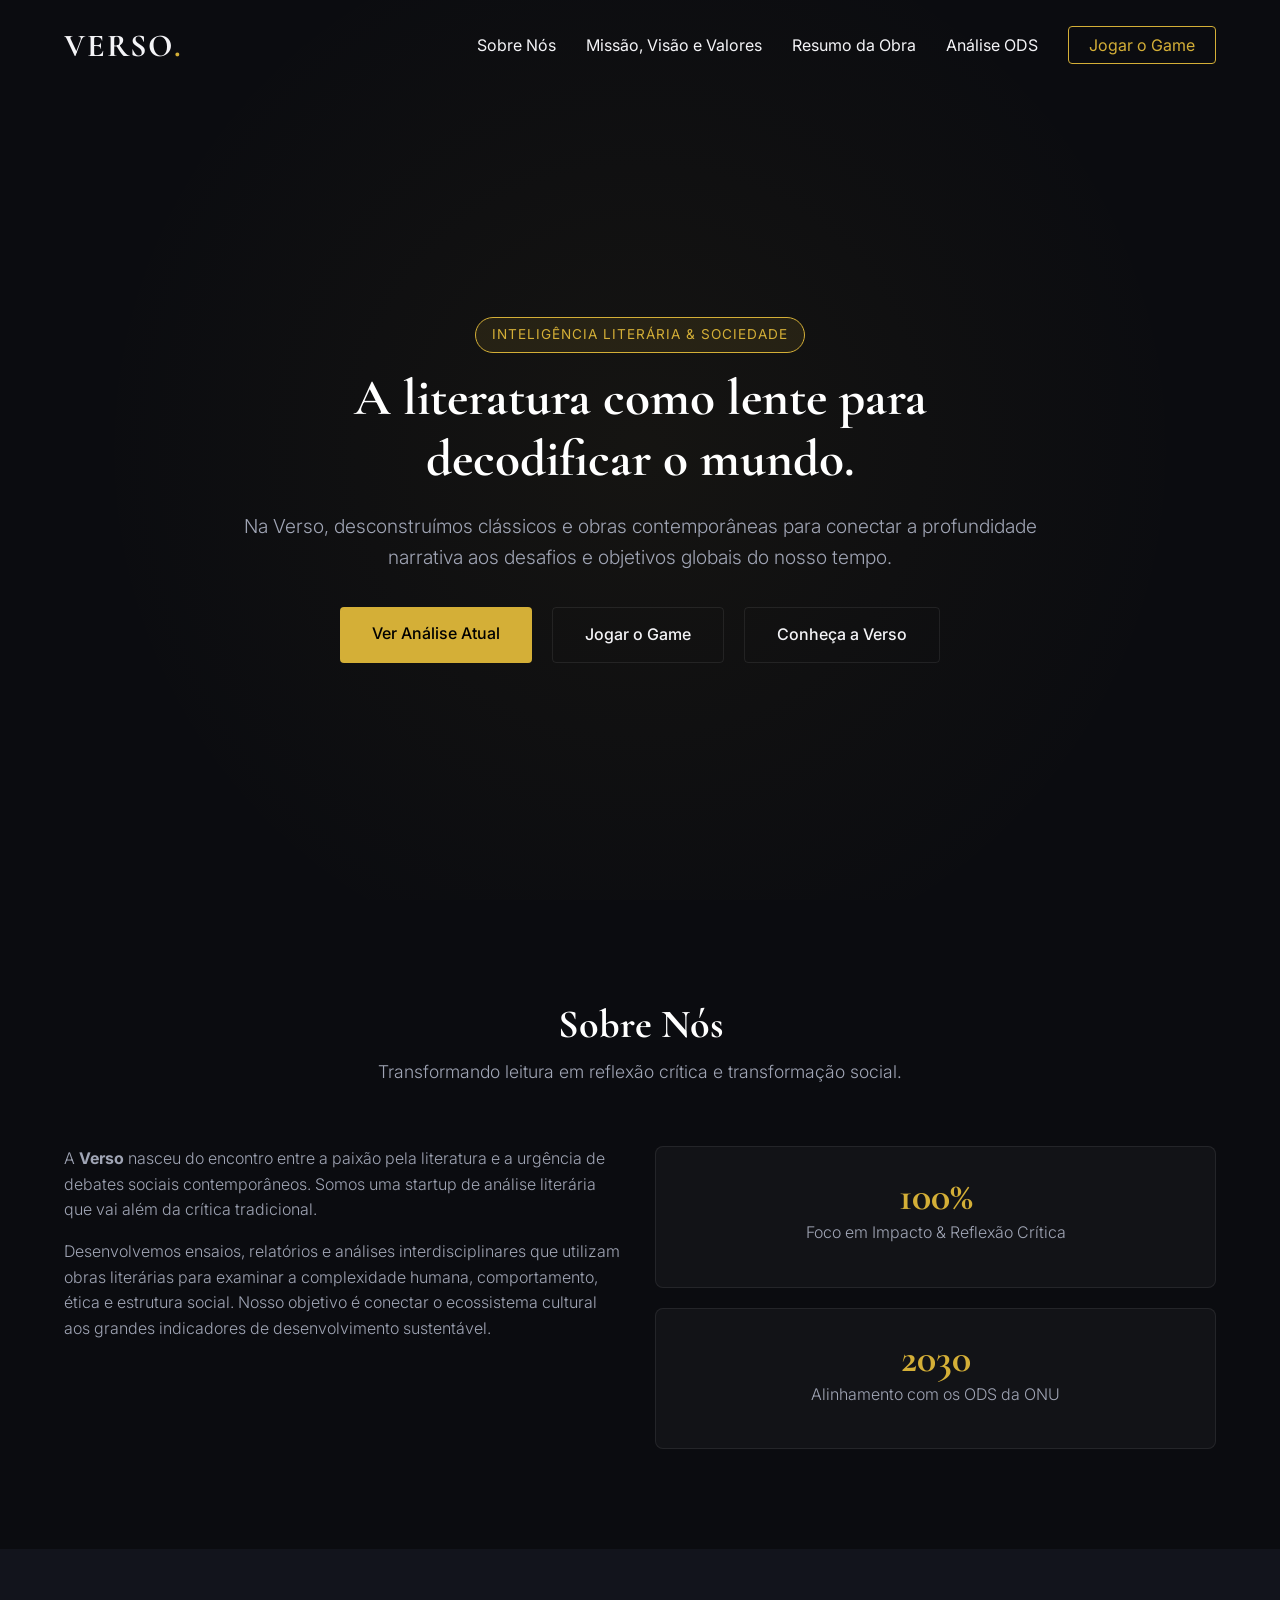
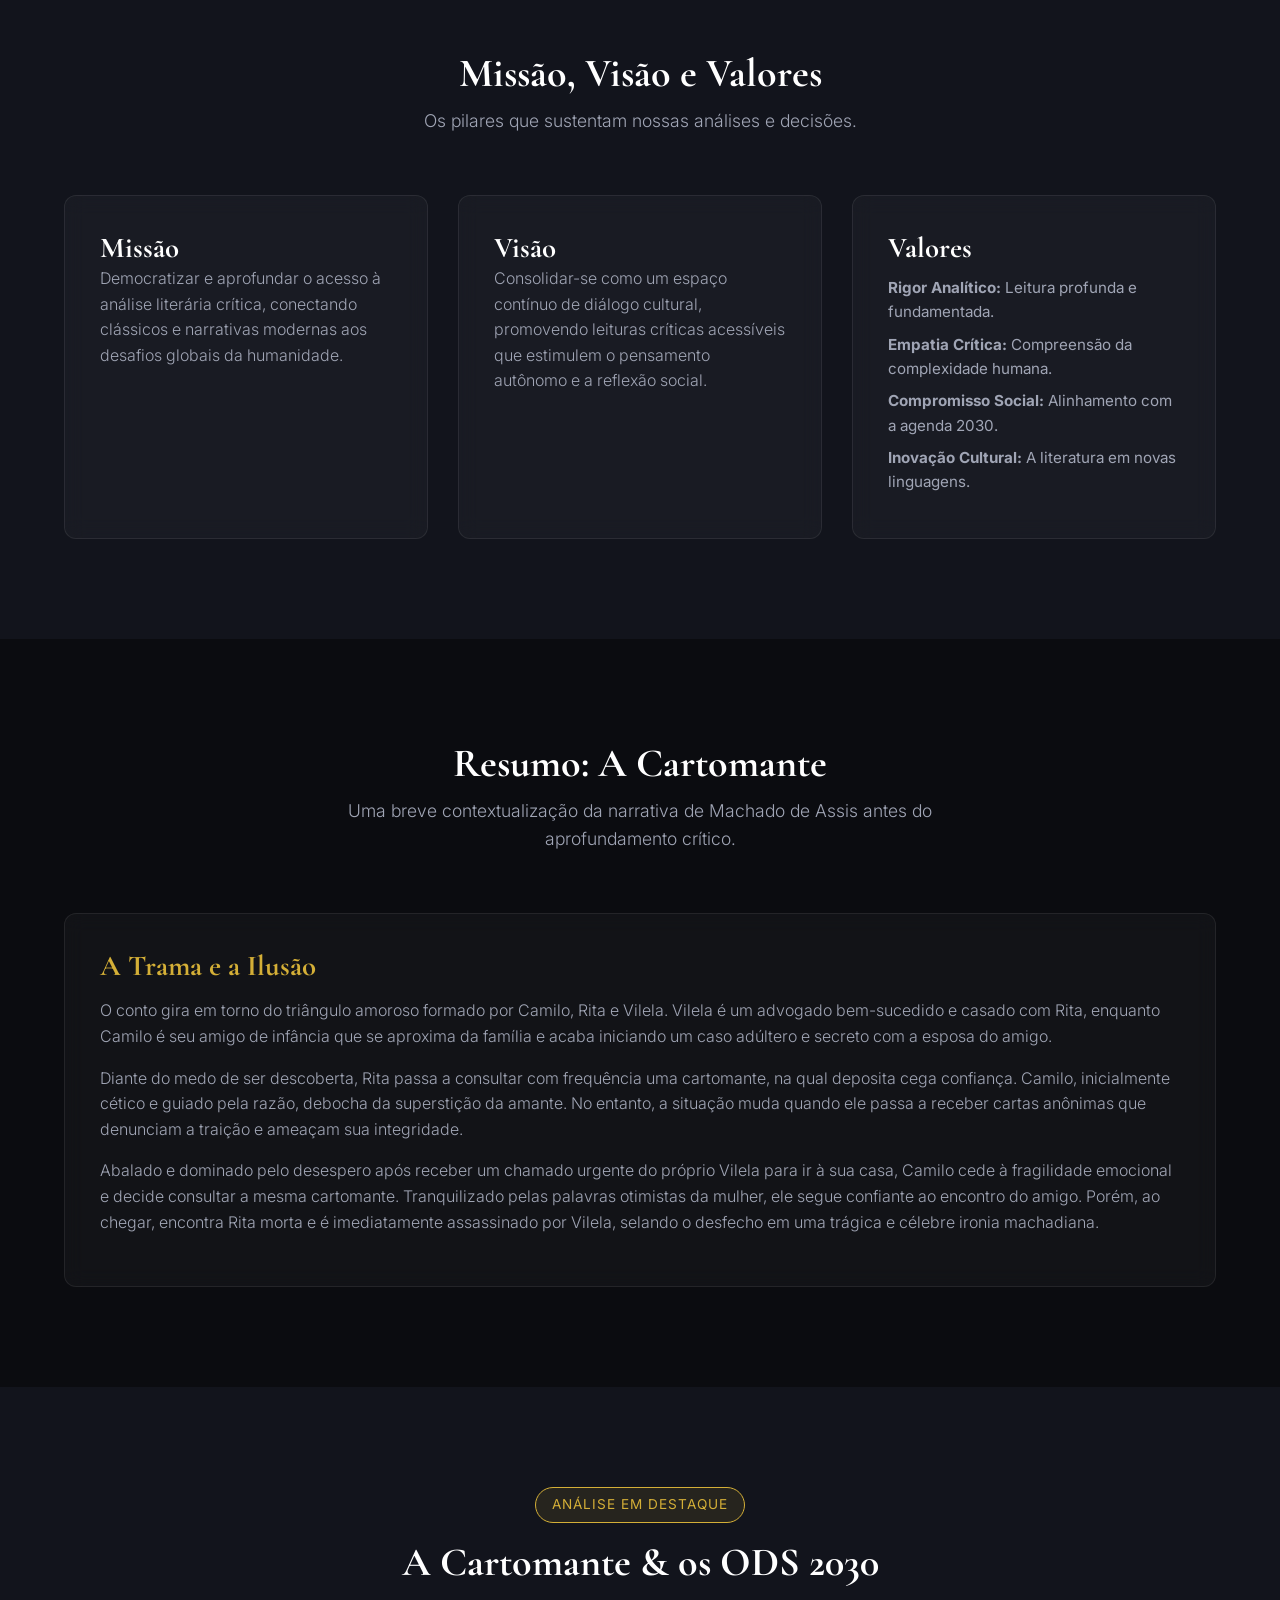
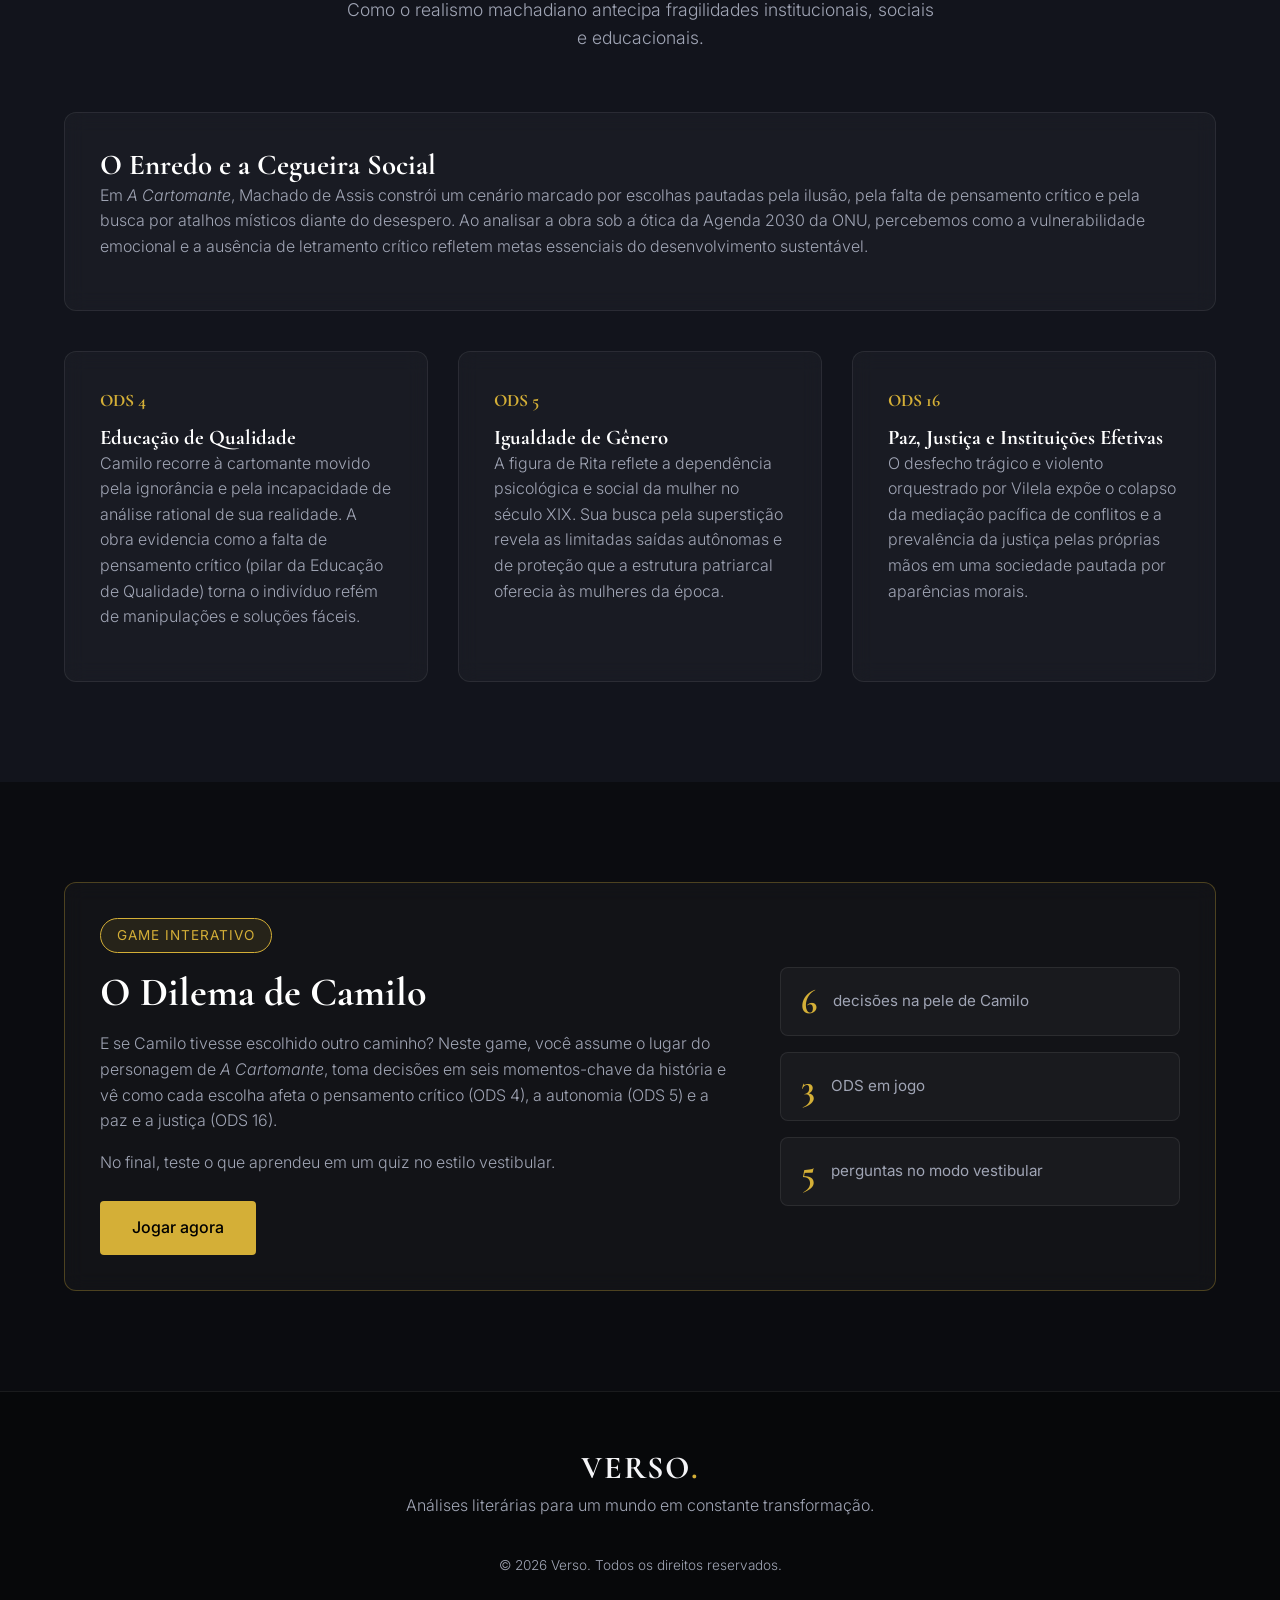
<file: index.html>
<!DOCTYPE html>
<html lang="pt-BR">
<head>
  <meta charset="UTF-8">
  <meta name="viewport" content="width=device-width, initial-scale=1.0">
  <title>Verso</title>
  
  <!-- Fontes do Google -->
  <link rel="preconnect" href="https://fonts.googleapis.com">
  <link rel="preconnect" href="https://fonts.gstatic.com" crossorigin>
  <link href="https://fonts.googleapis.com/css2?family=Cormorant+Garamond:wght@400;600;700&family=Inter:wght@300;400;500;600&display=swap" rel="stylesheet">
  
  <link rel="stylesheet" href="style.css">
</head>
<body>

  <!-- Navegação -->
  <nav class="navbar" id="navbar">
    <div class="container nav-container">
      <a href="#" class="logo">VERSO<span>.</span></a>
      <button class="nav-toggle" id="navToggle" aria-label="Abrir Menu">
        <span></span>
        <span></span>
      </button>
      <ul class="nav-links" id="navLinks">
        <li><a href="#sobre">Sobre Nós</a></li>
        <li><a href="#mvv">Missão, Visão e Valores</a></li>
        <li><a href="#resumo">Resumo da Obra</a></li>
        <li><a href="#analise-ods">Análise ODS</a></li>
        <li><a href="game.html" class="btn-nav">Jogar o Game</a></li>
      </ul>
    </div>
  </nav>

  <!-- Hero Section -->
  <header class="hero">
    <div class="container hero-content">
      <span class="badge">Inteligência Literária & Sociedade</span>
      <h1>A literatura como lente para decodificar o mundo.</h1>
      <p>Na Verso, desconstruímos clássicos e obras contemporâneas para conectar a profundidade narrativa aos desafios e objetivos globais do nosso tempo.</p>
      <div class="hero-actions">
        <a href="#analise-ods" class="btn btn-primary">Ver Análise Atual</a>
        <a href="game.html" class="btn btn-secondary">Jogar o Game</a>
        <a href="#sobre" class="btn btn-secondary">Conheça a Verso</a>
      </div>
    </div>
  </header>

  <!-- Sobre Nós -->
  <section id="sobre" class="section">
    <div class="container">
      <div class="section-header">
        <h2>Sobre Nós</h2>
        <p class="subtitle">Transformando leitura em reflexão crítica e transformação social.</p>
      </div>
      <div class="grid grid-2">
        <div class="about-text">
          <p>A <strong>Verso</strong> nasceu do encontro entre a paixão pela literatura e a urgência de debates sociais contemporâneos. Somos uma startup de análise literária que vai além da crítica tradicional.</p>
          <p>Desenvolvemos ensaios, relatórios e análises interdisciplinares que utilizam obras literárias para examinar a complexidade humana, comportamento, ética e estrutura social. Nosso objetivo é conectar o ecossistema cultural aos grandes indicadores de desenvolvimento sustentável.</p>
        </div>
        <div class="about-stats">
          <div class="stat-card">
            <h3>100%</h3>
            <p>Foco em Impacto & Reflexão Crítica</p>
          </div>
          <div class="stat-card">
            <h3>2030</h3>
            <p>Alinhamento com os ODS da ONU</p>
          </div>
        </div>
      </div>
    </div>
  </section>

  <!-- Missão, Visão e Valores -->
  <section id="mvv" class="section bg-alt">
    <div class="container">
      <div class="section-header">
        <h2>Missão, Visão e Valores</h2>
        <p class="subtitle">Os pilares que sustentam nossas análises e decisões.</p>
      </div>
      <div class="grid grid-3">
        <div class="card mvv-card">
          <h3>Missão</h3>
          <p>Democratizar e aprofundar o acesso à análise literária crítica, conectando clássicos e narrativas modernas aos desafios globais da humanidade.</p>
        </div>
        <div class="card mvv-card">
          <h3>Visão</h3>
          <p>Consolidar-se como um espaço contínuo de diálogo cultural, promovendo leituras críticas acessíveis que estimulem o pensamento autônomo e a reflexão social.</p>
        </div>
        <div class="card mvv-card">
          <h3>Valores</h3>
          <ul>
            <li><strong>Rigor Analítico:</strong> Leitura profunda e fundamentada.</li>
            <li><strong>Empatia Crítica:</strong> Compreensão da complexidade humana.</li>
            <li><strong>Compromisso Social:</strong> Alinhamento com a agenda 2030.</li>
            <li><strong>Inovação Cultural:</strong> A literatura em novas linguagens.</li>
          </ul>
        </div>
      </div>
    </div>
  </section>

  <!-- Resumo da Obra -->
  <section id="resumo" class="section">
    <div class="container">
      <div class="section-header">
        <h2>Resumo: A Cartomante</h2>
        <p class="subtitle">Uma breve contextualização da narrativa de Machado de Assis antes do aprofundamento crítico.</p>
      </div>
      <div class="card resumo-card">
        <h3>A Trama e a Ilusão</h3>
        <p>O conto gira em torno do triângulo amoroso formado por Camilo, Rita e Vilela. Vilela é um advogado bem-sucedido e casado com Rita, enquanto Camilo é seu amigo de infância que se aproxima da família e acaba iniciando um caso adúltero e secreto com a esposa do amigo.</p>
        <p>Diante do medo de ser descoberta, Rita passa a consultar com frequência uma cartomante, na qual deposita cega confiança. Camilo, inicialmente cético e guiado pela razão, debocha da superstição da amante. No entanto, a situação muda quando ele passa a receber cartas anônimas que denunciam a traição e ameaçam sua integridade.</p>
        <p>Abalado e dominado pelo desespero após receber um chamado urgente do próprio Vilela para ir à sua casa, Camilo cede à fragilidade emocional e decide consultar a mesma cartomante. Tranquilizado pelas palavras otimistas da mulher, ele segue confiante ao encontro do amigo. Porém, ao chegar, encontra Rita morta e é imediatamente assassinado por Vilela, selando o desfecho em uma trágica e célebre ironia machadiana.</p>
      </div>
    </div>
  </section>

  <!-- Análise Atual & ODS 2030 -->
  <section id="analise-ods" class="section bg-alt">
    <div class="container">
      <div class="section-header">
        <span class="badge badge-accent">Análise em Destaque</span>
        <h2>A Cartomante & os ODS 2030</h2>
        <p class="subtitle">Como o realismo machadiano antecipa fragilidades institucionais, sociais e educacionais.</p>
      </div>

      <div class="analise-wrapper">
        <div class="analise-intro card">
          <h3>O Enredo e a Cegueira Social</h3>
          <p>Em <em>A Cartomante</em>, Machado de Assis constrói um cenário marcado por escolhas pautadas pela ilusão, pela falta de pensamento crítico e pela busca por atalhos místicos diante do desespero. Ao analisar a obra sob a ótica da Agenda 2030 da ONU, percebemos como a vulnerabilidade emocional e a ausência de letramento crítico refletem metas essenciais do desenvolvimento sustentável.</p>
        </div>

        <div class="grid grid-3 ods-grid">
          <!-- ODS 4 -->
          <div class="card ods-card">
            <div class="ods-number">ODS 4</div>
            <h4>Educação de Qualidade</h4>
            <p>Camilo recorre à cartomante movido pela ignorância e pela incapacidade de análise rational de sua realidade. A obra evidencia como a falta de pensamento crítico (pilar da Educação de Qualidade) torna o indivíduo refém de manipulações e soluções fáceis.</p>
          </div>

          <!-- ODS 5 -->
          <div class="card ods-card">
            <div class="ods-number">ODS 5</div>
            <h4>Igualdade de Gênero</h4>
            <p>A figura de Rita reflete a dependência psicológica e social da mulher no século XIX. Sua busca pela superstição revela as limitadas saídas autônomas e de proteção que a estrutura patriarcal oferecia às mulheres da época.</p>
          </div>

          <!-- ODS 16 -->
          <div class="card ods-card">
            <div class="ods-number">ODS 16</div>
            <h4>Paz, Justiça e Instituições Efetivas</h4>
            <p>O desfecho trágico e violento orquestrado por Vilela expõe o colapso da mediação pacífica de conflitos e a prevalência da justiça pelas próprias mãos em uma sociedade pautada por aparências morais.</p>
          </div>
        </div>
      </div>
    </div>
  </section>

  <!-- Game -->
  <section id="game" class="section">
    <div class="container">
      <div class="game-cta card">
        <div class="game-cta-text">
          <span class="badge">Game Interativo</span>
          <h2>O Dilema de Camilo</h2>
          <p>E se Camilo tivesse escolhido outro caminho? Neste game, você assume o lugar do personagem de <em>A Cartomante</em>, toma decisões em seis momentos-chave da história e vê como cada escolha afeta o pensamento crítico (ODS 4), a autonomia (ODS 5) e a paz e a justiça (ODS 16).</p>
          <p>No final, teste o que aprendeu em um quiz no estilo vestibular.</p>
          <a href="game.html" class="btn btn-primary">Jogar agora</a>
        </div>
        <ul class="game-cta-list">
          <li><strong>6</strong><span>decisões na pele de Camilo</span></li>
          <li><strong>3</strong><span>ODS em jogo</span></li>
          <li><strong>5</strong><span>perguntas no modo vestibular</span></li>
        </ul>
      </div>
    </div>
  </section>

  <!-- Rodapé -->
  <footer class="footer">
    <div class="container footer-container">
      <div class="footer-brand">
        <a href="#" class="logo">VERSO<span>.</span></a>
        <p>Análises literárias para um mundo em constante transformação.</p>
      </div>
      <div class="footer-bottom">
        <p>&copy; 2026 Verso. Todos os direitos reservados.</p>
      </div>
    </div>
  </footer>

  <script src="js.js"></script>
</body>
</html>
</file>
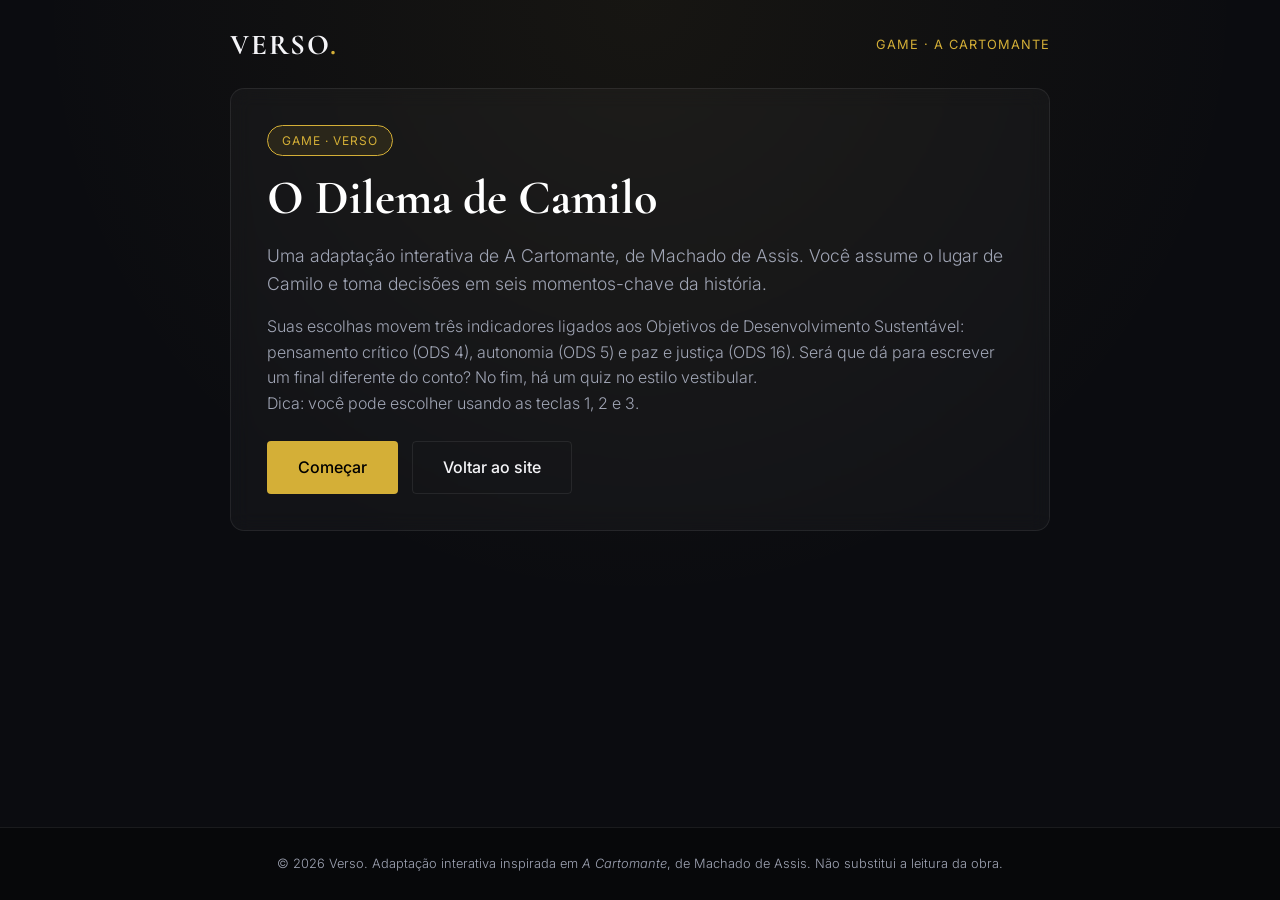
<file: game.html>
<!DOCTYPE html>
<html lang="pt-BR">
<head>
  <meta charset="UTF-8">
  <meta name="viewport" content="width=device-width, initial-scale=1.0">
  <title>O Dilema de Camilo | Verso</title>

  <link rel="preconnect" href="https://fonts.googleapis.com">
  <link rel="preconnect" href="https://fonts.gstatic.com" crossorigin>
  <link href="https://fonts.googleapis.com/css2?family=Cormorant+Garamond:wght@400;600;700&family=Inter:wght@300;400;500;600&display=swap" rel="stylesheet">

  <link rel="stylesheet" href="game.css">
</head>
<body>

  <header class="topbar">
    <a href="index.html" class="logo">VERSO<span>.</span></a>
    <span class="topbar-tag">Game · A Cartomante</span>
  </header>

  <main class="game">
    <!-- Indicadores ligados aos ODS -->
    <section class="meters" id="meters" aria-label="Indicadores do jogo" hidden>
      <div class="meter">
        <div class="meter-head"><span>Pensamento crítico <b>ODS 4</b></span><span id="v-crit">50</span></div>
        <div class="bar"><div class="fill" id="f-crit"></div></div>
      </div>
      <div class="meter">
        <div class="meter-head"><span>Autonomia <b>ODS 5</b></span><span id="v-auton">50</span></div>
        <div class="bar"><div class="fill" id="f-auton"></div></div>
      </div>
      <div class="meter">
        <div class="meter-head"><span>Paz e justiça <b>ODS 16</b></span><span id="v-paz">50</span></div>
        <div class="bar"><div class="fill" id="f-paz"></div></div>
      </div>
    </section>

    <!-- Tela do jogo (renderizada pelo JS) -->
    <div id="stage" class="stage" aria-live="polite"></div>
  </main>

  <footer class="footer">
    <p>&copy; 2026 Verso. Adaptação interativa inspirada em <em>A Cartomante</em>, de Machado de Assis. Não substitui a leitura da obra.</p>
  </footer>

  <script src="game.js"></script>
</body>
</html>
</file>
<file: style.css>
/* Variáveis Globais e Reset */
:root {
  --bg-color: #0b0c10;
  --bg-alt-color: #12141c;
  --card-bg: rgba(255, 255, 255, 0.03);
  --card-border: rgba(255, 255, 255, 0.08);
  
  --primary-color: #f4f4f7;
  --secondary-color: #a0a5b5;
  --accent-color: #d4af37;
  --accent-hover: #f1c40f;
  
  --font-serif: 'Cormorant Garamond', Georgia, serif;
  --font-sans: 'Inter', -apple-system, BlinkMacSystemFont, sans-serif;
  
  --transition: all 0.3s cubic-bezier(0.25, 0.8, 0.25, 1);
  --max-width: 1200px;
}

* {
  margin: 0;
  padding: 0;
  box-sizing: border-box;
}

html {
  scroll-behavior: smooth;
}

body {
  background-color: var(--bg-color);
  color: var(--primary-color);
  font-family: var(--font-sans);
  line-height: 1.6;
  overflow-x: hidden;
}

h1, h2, h3, h4 {
  font-family: var(--font-serif);
  font-weight: 700;
  line-height: 1.2;
  color: #ffffff;
}

h1 { font-size: 3.2rem; }
h2 { font-size: 2.5rem; }
h3 { font-size: 1.8rem; }
h4 { font-size: 1.3rem; }

p {
  color: var(--secondary-color);
  font-weight: 300;
  margin-bottom: 1rem;
}

a {
  text-decoration: none;
  color: inherit;
  transition: var(--transition);
}

.container {
  width: 90%;
  max-width: var(--max-width);
  margin: 0 auto;
}

.section {
  padding: 100px 0;
}

.bg-alt {
  background-color: var(--bg-alt-color);
}

.section-header {
  text-align: center;
  margin-bottom: 60px;
}

.section-header .subtitle {
  font-size: 1.1rem;
  max-width: 600px;
  margin: 10px auto 0;
}

.badge {
  display: inline-block;
  padding: 6px 16px;
  background: rgba(212, 175, 55, 0.1);
  border: 1px solid var(--accent-color);
  color: var(--accent-color);
  border-radius: 50px;
  font-size: 0.85rem;
  text-transform: uppercase;
  letter-spacing: 1px;
  margin-bottom: 15px;
}

.btn {
  display: inline-block;
  padding: 14px 32px;
  border-radius: 4px;
  font-weight: 500;
  cursor: pointer;
  transition: var(--transition);
}

.btn-primary {
  background-color: var(--accent-color);
  color: #000;
}

.btn-primary:hover {
  background-color: #e5be48;
  transform: translateY(-2px);
}

.btn-secondary {
  border: 1px solid var(--card-border);
  color: var(--primary-color);
}

.btn-secondary:hover {
  background-color: rgba(255, 255, 255, 0.05);
  border-color: var(--primary-color);
}

.grid {
  display: grid;
  gap: 30px;
}

.grid-2 { grid-template-columns: repeat(2, 1fr); }
.grid-3 { grid-template-columns: repeat(3, 1fr); }

.card {
  background: var(--card-bg);
  border: 1px solid var(--card-border);
  border-radius: 12px;
  padding: 35px;
  backdrop-filter: blur(10px);
  transition: var(--transition);
}

.card:hover {
  border-color: rgba(212, 175, 55, 0.4);
  transform: translateY(-5px);
}

.resumo-card h3 {
  color: var(--accent-color);
  margin-bottom: 15px;
}

.resumo-card p strong {
  color: var(--primary-color);
}

.navbar {
  position: fixed;
  top: 0;
  left: 0;
  width: 100%;
  z-index: 1000;
  padding: 20px 0;
  transition: var(--transition);
}

.navbar.scrolled {
  background: rgba(11, 12, 16, 0.9);
  backdrop-filter: blur(15px);
  border-bottom: 1px solid var(--card-border);
  padding: 15px 0;
}

.nav-container {
  display: flex;
  justify-content: space-between;
  align-items: center;
}

.logo {
  font-family: var(--font-serif);
  font-size: 2rem;
  font-weight: 700;
  letter-spacing: 2px;
}

.logo span { color: var(--accent-color); }

.nav-links {
  display: flex;
  list-style: none;
  align-items: center;
  gap: 30px;
}

.nav-links a:hover { color: var(--accent-color); }

.btn-nav {
  border: 1px solid var(--accent-color);
  padding: 8px 20px;
  border-radius: 4px;
  color: var(--accent-color);
}

.btn-nav:hover {
  background: var(--accent-color);
  color: #000 !important;
}

.nav-toggle {
  display: none;
  background: none;
  border: none;
  cursor: pointer;
}

.nav-toggle span {
  display: block;
  width: 25px;
  height: 2px;
  background: var(--primary-color);
  margin: 5px 0;
  transition: var(--transition);
}

.hero {
  min-height: 100vh;
  display: flex;
  align-items: center;
  justify-content: center;
  text-align: center;
  padding-top: 80px;
  background: radial-gradient(circle at center, rgba(212, 175, 55, 0.05) 0%, transparent 70%);
}

.hero-content {
  max-width: 800px;
}

.hero h1 {
  margin-bottom: 20px;
}

.hero p {
  font-size: 1.2rem;
  margin-bottom: 35px;
}

.hero-actions {
  display: flex;
  flex-wrap: wrap;
  gap: 20px;
  justify-content: center;
}

.about-stats {
  display: flex;
  flex-direction: column;
  gap: 20px;
}

.stat-card {
  background: var(--card-bg);
  border: 1px solid var(--card-border);
  padding: 25px;
  border-radius: 8px;
  text-align: center;
}

.stat-card h3 {
  font-size: 2.5rem;
  color: var(--accent-color);
}

.mvv-card ul {
  list-style: none;
  margin-top: 10px;
}

.mvv-card ul li {
  color: var(--secondary-color);
  font-size: 0.95rem;
  margin-bottom: 8px;
}

.analise-intro {
  margin-bottom: 40px;
}

.ods-card {
  position: relative;
  overflow: hidden;
}

.ods-number {
  font-family: var(--font-serif);
  font-size: 1.1rem;
  font-weight: 700;
  color: var(--accent-color);
  margin-bottom: 10px;
}

/* Chamada para o game */
.game-cta {
  display: grid;
  grid-template-columns: 1.6fr 1fr;
  gap: 40px;
  align-items: center;
  border-color: rgba(212, 175, 55, 0.3);
}

.game-cta-text h2 {
  margin-bottom: 15px;
}

.game-cta-text .btn {
  margin-top: 10px;
}

.game-cta-list {
  list-style: none;
  display: flex;
  flex-direction: column;
  gap: 16px;
}

.game-cta-list li {
  display: flex;
  align-items: center;
  gap: 16px;
  background: var(--card-bg);
  border: 1px solid var(--card-border);
  border-radius: 8px;
  padding: 16px 20px;
}

.game-cta-list strong {
  font-family: var(--font-serif);
  font-size: 2.2rem;
  color: var(--accent-color);
  line-height: 1;
}

.game-cta-list span {
  color: var(--secondary-color);
  font-size: 0.95rem;
}

.footer {
  padding: 50px 0;
  border-top: 1px solid var(--card-border);
  background: #07080a;
}

.footer-container {
  display: flex;
  flex-direction: column;
  align-items: center;
  text-align: center;
  gap: 20px;
}

.footer-bottom {
  font-size: 0.85rem;
  color: var(--secondary-color);
}

/* Responsividade */
@media (max-width: 900px) {
  .grid-2, .grid-3, .game-cta {
    grid-template-columns: 1fr;
  }

  h1 { font-size: 2.4rem; }
  h2 { font-size: 2rem; }
  
  .nav-toggle {
    display: block;
  }
  
  .nav-links {
    position: fixed;
    top: 70px;
    right: -100%;
    width: 100%;
    height: calc(100vh - 70px);
    background: var(--bg-color);
    flex-direction: column;
    justify-content: center;
    transition: var(--transition);
  }
  
  .nav-links.active {
    right: 0;
  }
}
</file>
<file: game.css>
/* Variáveis (mesmas do site da Verso) */
:root {
  --bg-color: #0b0c10;
  --bg-alt-color: #12141c;
  --card-bg: rgba(255, 255, 255, 0.03);
  --card-border: rgba(255, 255, 255, 0.08);

  --primary-color: #f4f4f7;
  --secondary-color: #a0a5b5;
  --accent-color: #d4af37;

  --good: #5fc98b;
  --bad: #e5736b;

  --font-serif: 'Cormorant Garamond', Georgia, serif;
  --font-sans: 'Inter', -apple-system, BlinkMacSystemFont, sans-serif;
  --transition: all 0.3s cubic-bezier(0.25, 0.8, 0.25, 1);
}

* { margin: 0; padding: 0; box-sizing: border-box; }

body {
  background: radial-gradient(circle at top, rgba(212, 175, 55, 0.06) 0%, transparent 55%), var(--bg-color);
  background-attachment: fixed;
  color: var(--primary-color);
  font-family: var(--font-sans);
  line-height: 1.6;
  min-height: 100vh;
  display: flex;
  flex-direction: column;
}

h1, h2, h3 {
  font-family: var(--font-serif);
  font-weight: 700;
  line-height: 1.2;
  color: #fff;
}

p { color: var(--secondary-color); font-weight: 300; }
a { text-decoration: none; color: inherit; }

/* Topo */
.topbar {
  display: flex;
  justify-content: space-between;
  align-items: center;
  width: 90%;
  max-width: 820px;
  margin: 0 auto;
  padding: 22px 0 10px;
}

.logo {
  font-family: var(--font-serif);
  font-size: 1.8rem;
  font-weight: 700;
  letter-spacing: 2px;
}
.logo span { color: var(--accent-color); }

.topbar-tag {
  font-size: 0.8rem;
  text-transform: uppercase;
  letter-spacing: 1px;
  color: var(--accent-color);
}

/* Área principal */
.game {
  flex: 1;
  width: 90%;
  max-width: 820px;
  margin: 0 auto;
  padding: 10px 0 40px;
}

/* Indicadores */
.meters {
  display: grid;
  grid-template-columns: repeat(3, 1fr);
  gap: 14px;
  margin-bottom: 22px;
}
.meters[hidden] { display: none; }

.meter {
  background: var(--card-bg);
  border: 1px solid var(--card-border);
  border-radius: 10px;
  padding: 12px 14px;
}

.meter-head {
  display: flex;
  justify-content: space-between;
  gap: 8px;
  font-size: 0.8rem;
  color: var(--secondary-color);
  margin-bottom: 8px;
}
.meter-head b {
  color: var(--accent-color);
  font-weight: 600;
  margin-left: 4px;
}

.bar {
  height: 8px;
  border-radius: 8px;
  background: rgba(255, 255, 255, 0.08);
  overflow: hidden;
}
.fill {
  height: 100%;
  width: 50%;
  border-radius: 8px;
  background: linear-gradient(90deg, #a8841f, var(--accent-color));
  transition: width 0.6s ease;
}

/* Cartões */
.card {
  background: var(--card-bg);
  border: 1px solid var(--card-border);
  border-radius: 14px;
  padding: 36px;
  backdrop-filter: blur(10px);
  animation: rise 0.5s ease both;
}

@keyframes rise {
  from { opacity: 0; transform: translateY(14px); }
  to { opacity: 1; transform: translateY(0); }
}

.card h1 { font-size: 3rem; margin-bottom: 14px; }
.card h2 { font-size: 2.1rem; margin-bottom: 14px; }
.card h2:focus, .card h1:focus { outline: none; }

.lead { font-size: 1.1rem; margin-bottom: 16px; }

.badge {
  display: inline-block;
  padding: 5px 14px;
  background: rgba(212, 175, 55, 0.1);
  border: 1px solid var(--accent-color);
  color: var(--accent-color);
  border-radius: 50px;
  font-size: 0.75rem;
  text-transform: uppercase;
  letter-spacing: 1px;
  margin-bottom: 14px;
}

.place {
  font-size: 0.8rem;
  text-transform: uppercase;
  letter-spacing: 1px;
  color: var(--accent-color);
  margin-bottom: 8px;
}

.scene-text { font-size: 1.1rem; color: var(--primary-color); margin-bottom: 24px; }

.progress {
  font-size: 0.8rem;
  color: var(--secondary-color);
  margin-bottom: 10px;
}
.progress .bar { margin-top: 6px; height: 4px; }
.progress .fill { background: var(--accent-color); }

/* Escolhas */
.choices { display: grid; gap: 12px; }

.choice, .option {
  display: flex;
  align-items: center;
  gap: 14px;
  width: 100%;
  text-align: left;
  font-family: var(--font-sans);
  font-size: 1rem;
  color: var(--primary-color);
  background: rgba(255, 255, 255, 0.04);
  border: 1px solid var(--card-border);
  border-radius: 10px;
  padding: 16px 18px;
  cursor: pointer;
  transition: var(--transition);
}

.choice:hover, .choice:focus-visible, .option:hover:not(:disabled), .option:focus-visible {
  border-color: var(--accent-color);
  background: rgba(212, 175, 55, 0.08);
  transform: translateX(4px);
  outline: none;
}

.key {
  flex: none;
  display: inline-flex;
  align-items: center;
  justify-content: center;
  width: 30px;
  height: 30px;
  border-radius: 50%;
  border: 1px solid var(--accent-color);
  color: var(--accent-color);
  font-size: 0.85rem;
  font-weight: 600;
}

/* Botões */
.btn {
  display: inline-block;
  font-family: var(--font-sans);
  font-size: 1rem;
  font-weight: 500;
  padding: 13px 30px;
  border-radius: 4px;
  border: 1px solid transparent;
  cursor: pointer;
  transition: var(--transition);
}
.btn-primary { background: var(--accent-color); color: #000; }
.btn-primary:hover, .btn-primary:focus-visible { background: #e5be48; transform: translateY(-2px); outline: none; }
.btn-secondary { background: none; border-color: var(--card-border); color: var(--primary-color); }
.btn-secondary:hover, .btn-secondary:focus-visible { border-color: var(--primary-color); background: rgba(255,255,255,0.05); outline: none; }

.actions { display: flex; flex-wrap: wrap; gap: 14px; margin-top: 24px; }

/* Feedback */
.your-choice {
  border-left: 3px solid var(--accent-color);
  padding: 4px 0 4px 14px;
  margin-bottom: 18px;
  color: var(--primary-color);
  font-style: italic;
}

.fb-block { margin-bottom: 14px; }
.fb-block h3 {
  font-family: var(--font-sans);
  font-size: 0.8rem;
  text-transform: uppercase;
  letter-spacing: 1px;
  color: var(--accent-color);
  margin-bottom: 4px;
}

.deltas { display: flex; flex-wrap: wrap; gap: 10px; margin-top: 18px; }
.delta {
  font-size: 0.85rem;
  padding: 5px 12px;
  border-radius: 50px;
  border: 1px solid var(--card-border);
}
.delta.pos { color: var(--good); border-color: rgba(95, 201, 139, 0.4); }
.delta.neg { color: var(--bad); border-color: rgba(229, 115, 107, 0.4); }

/* Final */
.ending-tip {
  margin-top: 8px;
  padding: 14px 16px;
  border-radius: 10px;
  background: rgba(212, 175, 55, 0.07);
  border: 1px solid rgba(212, 175, 55, 0.25);
  color: var(--primary-color);
}

/* Quiz */
.options { display: grid; gap: 12px; margin-top: 8px; }
.option:disabled { cursor: default; }
.option.correct { border-color: var(--good); background: rgba(95, 201, 139, 0.1); }
.option.wrong { border-color: var(--bad); background: rgba(229, 115, 107, 0.1); }

.explain { margin-top: 18px; color: var(--primary-color); }

.score {
  font-family: var(--font-serif);
  font-size: 4rem;
  color: var(--accent-color);
  line-height: 1;
  margin: 8px 0 14px;
}

/* Rodapé */
.footer {
  padding: 26px 0;
  text-align: center;
  border-top: 1px solid var(--card-border);
  background: #07080a;
}
.footer p { font-size: 0.8rem; margin: 0 auto; width: 90%; }

/* Responsivo */
@media (max-width: 640px) {
  .card { padding: 24px 20px; }
  .card h1 { font-size: 2.3rem; }
  .card h2 { font-size: 1.7rem; }
  .meters { grid-template-columns: 1fr; gap: 8px; }
  .meter { padding: 10px 12px; }
  .meter-head { margin-bottom: 6px; }
}

@media (prefers-reduced-motion: reduce) {
  * { animation: none !important; transition: none !important; }
}
</file>
